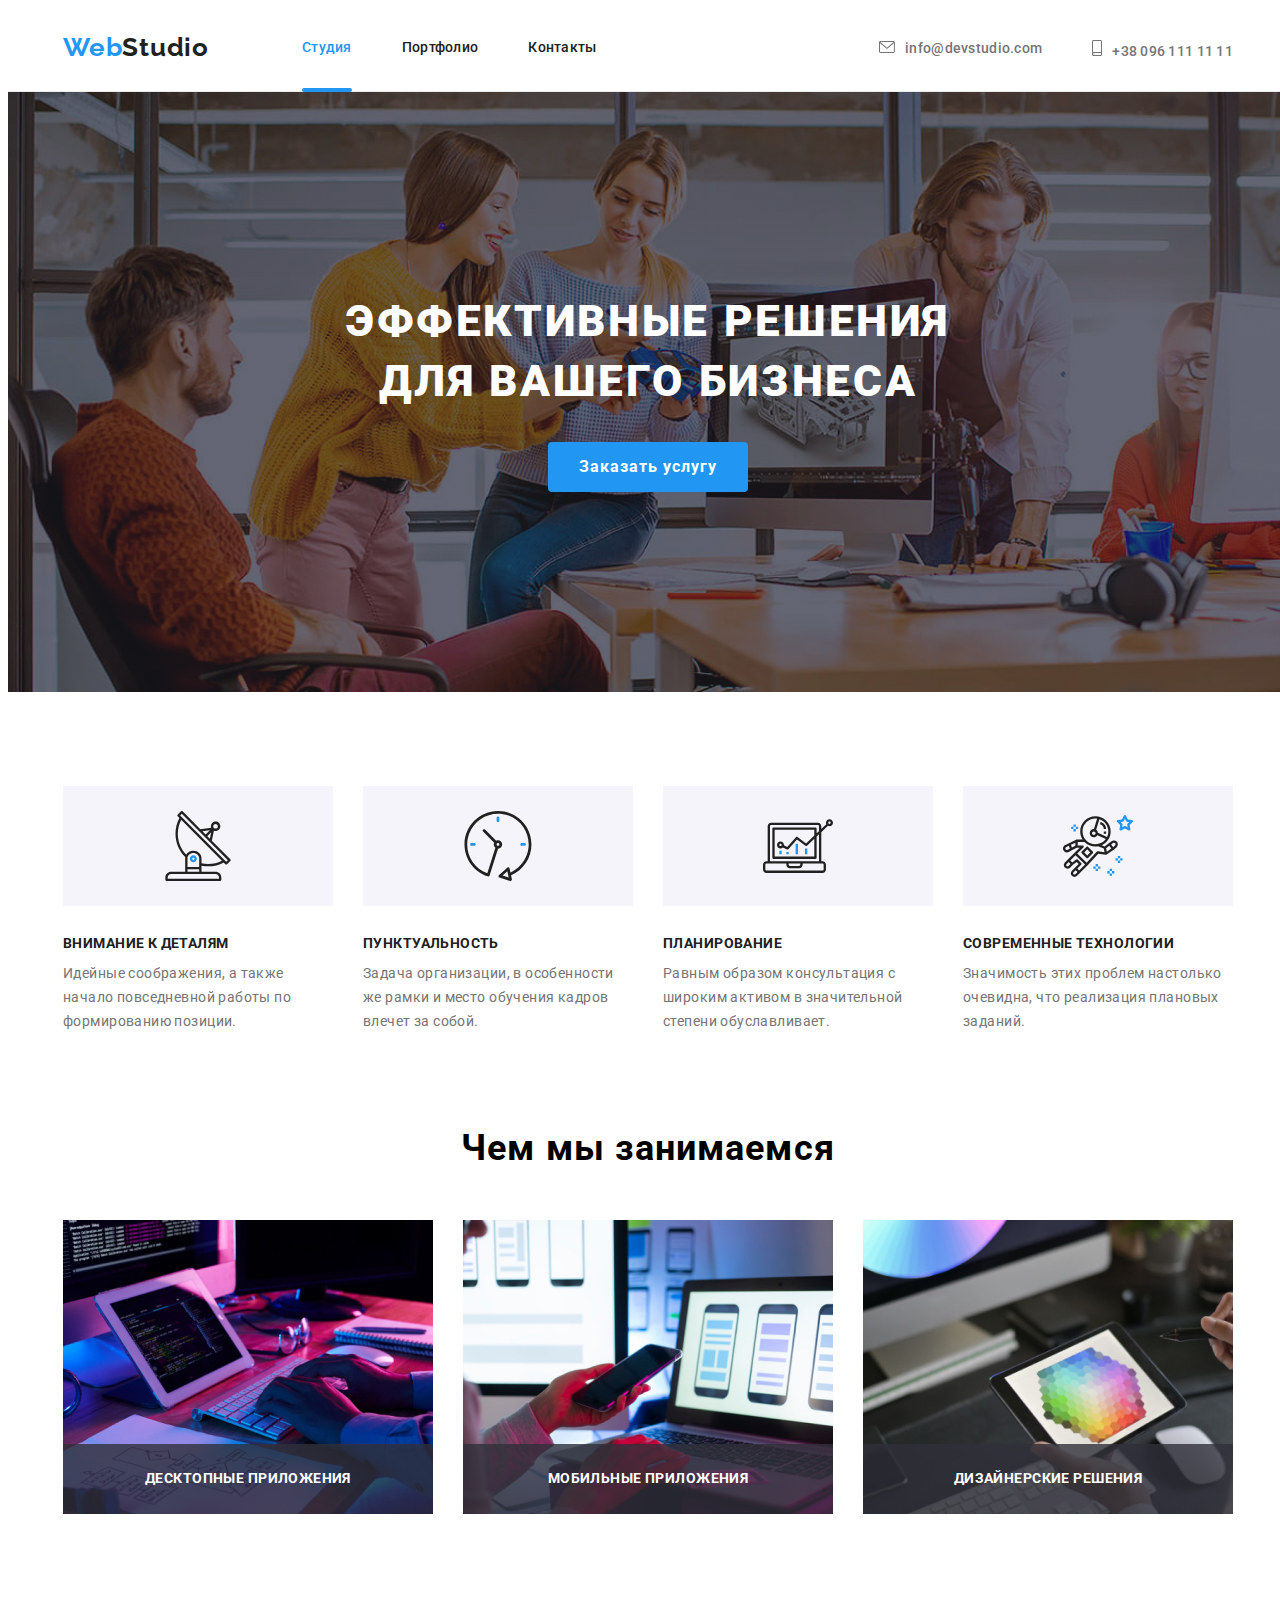
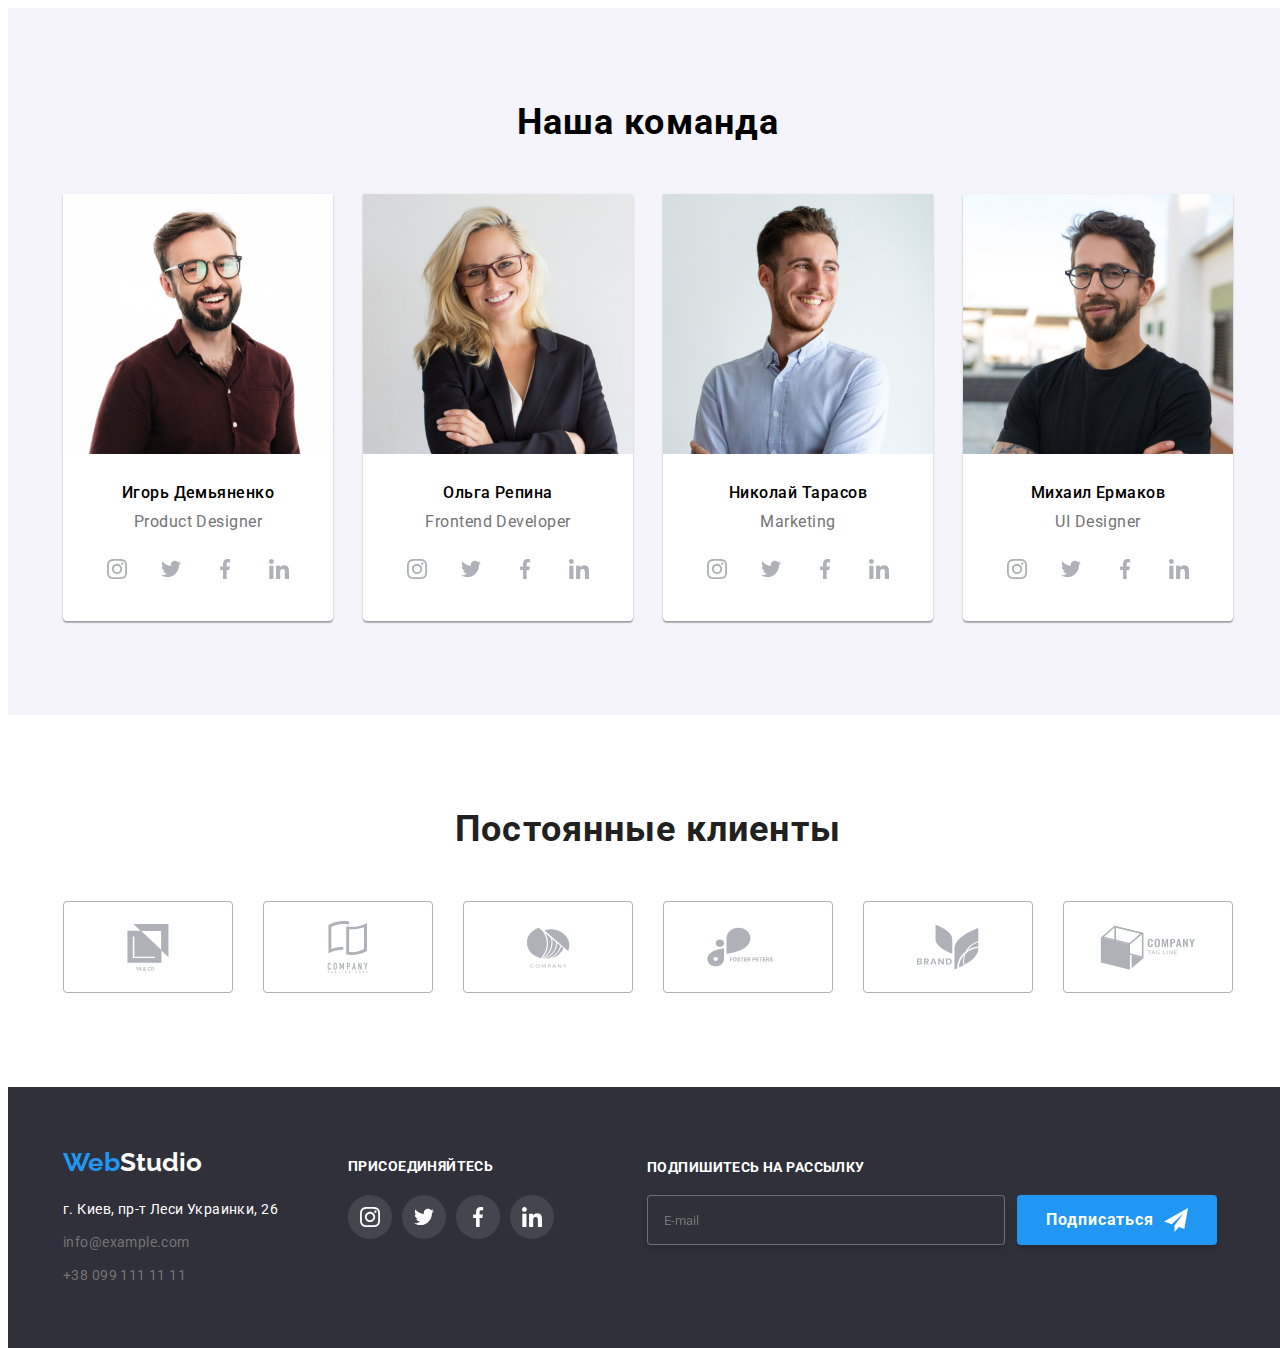
<file: index.html>
<!DOCTYPE html>
<html lang="en">
<head>
	<meta charset="utf-8">
	<link rel="preconnect" href="https://fonts.googleapis.com">
<link rel="preconnect" href="https://fonts.gstatic.com" crossorigin>
<link href="https://fonts.googleapis.com/css2?family=Montserrat:ital,wght@0,400;0,600;0,700;0,800;1,500&family=Raleway:wght@700&family=Roboto:wght@400;500;700;900&display=swap"
 rel="stylesheet">
 <link rel="stylesheet" href="https://cdnjs.cloudflare.com/ajax/libs/modern-normalize/1.1.0/modern-normalize.min.css" integrity="sha512-wpPYUAdjBVSE4KJnH1VR1HeZfpl1ub8YT/NKx4PuQ5NmX2tKuGu6U/JRp5y+Y8XG2tV+wKQpNHVUX03MfMFn9Q=="
  crossorigin="anonymous" referrerpolicy="no-referrer" />
	<link rel="stylesheet" type="text/css" href="css/styles.css">
	<title>Home work 6</title>
</head>
<body>
	<header class="header">
	<div class="container header-container">
<nav class="nav">
			<a href="" class="logo"><span class="logo-blue">Web</span>Studio</a>
	<ul class="list-header">
		<li class="item-header"><a href="" class="link-header studio">Студия</a></li>
		<li class="item-header"><a href="https://olegochych.github.io/goit-markup-hw-06/portfolio.html" class="link-header">Портфолио</a></li>
		<li class="item-header"><a href="" class="link-header">Контакты</a></li>
	</ul>
</nav>
	<ul class="list-grey">
		<li class="item-grey"><a href="mailto:info@devstudio.com" class="link-grey">
			<svg class="header-icon" width="16" height="12">
			<use href="./images/icons.svg#icon-envelope"></use>
		</svg>info@devstudio.com</a></li>
		<li class="item-grey"><a href="tel:+380961111111" class="link-grey">
			<svg class="header-icon" width="10" height="16">
			<use href="./images/icons.svg#icon-smartphone"></use>
		</svg>+38 096 111 11 11</a></li>
	</ul>
	</div>

	</header>

<main class="main">
	<section class="section-hero">
		<div class="container">
		<h1 class="hero-title">Эффективные решения для вашего бизнеса</h1>
		<button type="button" class="hero-btn" data-modal-open>Заказать услугу</button>
		</div>
	</section>
	<section class="section-features">
		<div class="container">
		<ul class="list-features">
			<li class="item-features">
				<div class="features-icon-item">
					<svg class="features-icon" width="70" height="70">
					<use href="./images/icons.svg#icon-antenna"></use>
				</svg>
			</div>
				<h3 class="title-features">Внимание к деталям</h3>
				<p class="text-features">Идейные соображения, а также начало повседневной работы по формированию позиции.</p>
			</li>
			<li class="item-features">
				<div class="features-icon-item"><svg class="features-icon" width="70" height="70">
					<use href="./images/icons.svg#icon-clock"></use>
				</svg>
			</div>
				<h3 class="title-features">Пунктуальность</h3>
				<p class="text-features">Задача организации, в особенности же рамки и место обучения кадров влечет за собой.</p>
			</li>
			<li class="item-features">
				<div class="features-icon-item"><svg class="features-icon" width="70" height="70">
					<use href="./images/icons.svg#icon-diagram"></use>
				</svg>
			</div>
				<h3 class="title-features">Планирование</h3>
				<p class="text-features">Равным образом консультация с широким активом в значительной степени обуславливает.</p>
			</li>
			<li class="item-features">
				<div class="features-icon-item"><svg class="features-icon" width="70" height="70">
					<use href="./images/icons.svg#icon-astronaut"></use>
				</svg></div>
				<h3 class="title-features">Современные технологии</h3>
				<p class="text-features">Значимость этих проблем настолько очевидна, что реализация плановых заданий.</p>
			</li>
		</ul>
		</div>
	</section>
	<section class="what-we-do">
		<div class="container">
			<h2 class="what-we-do-title">Чем мы занимаемся</h2>
		<ul class="wwd-list">
			<li class="wwd-item"><div class="wwd-wrapper">
				<img src="images/wwd1.jpg" alt="Написание кода" width="370" height="294">
				<p class="wwd-img-text">Десктопные приложения</p></div></li>
			<li class="wwd-item"><div class="wwd-wrapper">
				<img src="images/wwd2.jpg" alt="Разработка мобильного приложения" width="370" height="294">
				<p class="wwd-img-text">Мобильные приложения</p>
			</div>
			</li>
			<li><div class="wwd-wrapper">
				<img src="images/wwd3.jpg" alt="Графический планшет" width="370" height="294">
				<p class="wwd-img-text">Дизайнерские решения</p>
			</div>
			</li>
		</ul>
		</div>
	</section>
	<section class="our-team">
		<div class="container">
		<h2 class="our-team-title">Наша команда</h2>
		<ul class="our-team-list">
			<li class="our-team-item">
				<img src="images/imgihor.jpg" alt="Игорь" width="270" height="260">
				<div>
					<h3 class="our-team-names">Игорь Демьяненко</h3>
				<p class="our-team-job">Product Designer</p>
				<ul class="social-icon-list">
					<li class="social-icon-item">
						<a href="" class="social-icon-link">
							<svg class="social-icon"  width="20" height="20">
								<use href="./images/icons.svg#icon-instagram"></use>
							</svg>
						</a>
					</li>
					<li class="social-icon-item">
						<a href="" class="social-icon-link">
							<svg class="social-icon"  width="20" height="20">
								<use href="./images/icons.svg#icon-twitter"></use>
							</svg>
						</a>
					</li>
					<li class="social-icon-item">
						<a href="" class="social-icon-link">
							<svg class="social-icon" width="20" height="20">
								<use href="./images/icons.svg#icon-facebook" ></use>
							</svg>
						</a>
					</li>
					<li class="social-icon-item">
						<a href="" class="social-icon-link">
							<svg class="social-icon"  width="20" height="20">
								<use href="./images/icons.svg#icon-linkedin"></use>
							</svg>
						</a>
					</li>
				</ul>
			</div>
			</li>
			<li class="our-team-item">
				<img src="images/imgolha.jpg" alt="Ольга" width="270" height="260">
				<div>
					<h3 class="our-team-names">Ольга Репина</h3>
				<p class="our-team-job">Frontend Developer</p>
			<ul class="social-icon-list">
					<li class="social-icon-item">
						<a href="" class="social-icon-link">
							<svg class="social-icon" width="20" height="20">
								<use href="./images/icons.svg#icon-instagram" ></use>
							</svg>
						</a>
					</li>
					<li class="social-icon-item">
						<a href="" class="social-icon-link">
							<svg class="social-icon" width="20" height="20">
								<use href="./images/icons.svg#icon-twitter"></use>
							</svg>
						</a>
					</li>
					<li class="social-icon-item">
						<a href="" class="social-icon-link">
							<svg class="social-icon" width="20" height="20">
								<use href="./images/icons.svg#icon-facebook"></use>
							</svg>
						</a>
					</li>
					<li class="social-icon-item">
						<a href="" class="social-icon-link">
							<svg class="social-icon" width="20" height="20">
								<use href="./images/icons.svg#icon-linkedin" ></use>
							</svg>
						</a>
					</li>
				</ul>
			</div>
			</li>
			<li class="our-team-item">
				<img src="images/imgniko.jpg" alt="Николай" width="270" height="260">
				<div>
					<h3 class="our-team-names">Николай Тарасов</h3>
				<p class="our-team-job">Marketing</p>
				<ul class="social-icon-list">
					<li class="social-icon-item">
						<a href="" class="social-icon-link">
							<svg class="social-icon" width="20" height="20">
								<use href="./images/icons.svg#icon-instagram" ></use>
							</svg>
						</a>
					</li>
					<li class="social-icon-item">
						<a href="" class="social-icon-link">
							<svg class="social-icon" width="20" height="20">
								<use href="./images/icons.svg#icon-twitter" ></use>
							</svg>
						</a>
					</li>
					<li class="social-icon-item">
						<a href="" class="social-icon-link">
							<svg class="social-icon" width="20" height="20">
								<use href="./images/icons.svg#icon-facebook"></use>
							</svg>
						</a>
					</li>
					<li class="social-icon-item">
						<a href="" class="social-icon-link">
							<svg class="social-icon" width="20" height="20">
								<use href="./images/icons.svg#icon-linkedin" ></use>
							</svg>
						</a>
					</li>
				</ul>
			</div>
			</li>
			<li class="our-team-item">
				<img src="images/imgmichail.jpg" alt="Михаил" width="270" height="260">
				<div>
					<h3 class="our-team-names">Михаил Ермаков</h3>
				<p class="our-team-job">UI Designer</p>
				<ul class="social-icon-list">
					<li class="social-icon-item">
						<a href="" class="social-icon-link">
							<svg class="social-icon"  width="20" height="20">
								<use href="./images/icons.svg#icon-instagram"></use>
							</svg>
						</a>
					</li>
					<li class="social-icon-item">
						<a href="" class="social-icon-link">
							<svg class="social-icon" width="20" height="20">
								<use href="./images/icons.svg#icon-twitter" ></use>
							</svg>
						</a>
					</li>
					<li class="social-icon-item">
						<a href="" class="social-icon-link">
							<svg class="social-icon"  width="20" height="20">
								<use href="./images/icons.svg#icon-facebook"></use>
							</svg>
						</a>
					</li>
					<li class="social-icon-item">
						<a href="" class="social-icon-link">
							<svg class="social-icon" width="20" height="20">
								<use href="./images/icons.svg#icon-linkedin" ></use>
							</svg>
						</a>
					</li>
				</ul>
			</div>
			</li>
		</ul>
		</div>
	</section>
	<section class="section-clients">
		<div class="container">
		<h2 class="clients-title">Постоянные клиенты</h2>
			<ul class="clients-list">
				<li class="clients-item">
					<a href="" class="clients-link">
						<svg class="clients-icon" widht="41" height="47">
							<use href="./images/icons.svg#icon-company1"></use>
						</svg>
					</a>
				</li>
				<li class="clients-item">
					<a href="" class="clients-link">
						<svg class="clients-icon" widht="40" height="52">
							<use href="./images/icons.svg#icon-company2"></use>
						</svg>
					</a>
				</li>
				<li class="clients-item">
					<a href="" class="clients-link">
						<svg class="clients-icon" widht="44" height="41">
							<use href="./images/icons.svg#icon-company3"></use>
						</svg>
					</a>
				</li>
				<li class="clients-item">
					<a href="" class="clients-link">
						<svg class="clients-icon" widht="85" height="40">
							<use href="./images/icons.svg#icon-company4"></use>
						</svg>
					</a>
				</li>
				<li class="clients-item">
					<a href="" class="clients-link">
						<svg class="clients-icon" widht="63" height="46">
							<use href="./images/icons.svg#icon-company5"></use>
						</svg>
					</a>
				</li>
				<li class="clients-item">
					<a href="" class="clients-link">
						<svg class="clients-icon" widht="94" height="45">
							<use href="./images/icons.svg#icon-company6"></use>
						</svg>
					</a>
				</li>
			</ul>
			</div>
	</section>
	</main>

<footer class="footer">
	<div class="container footer-container">
		<div>
			<a href="" class="logo-footer"><span class="logo-blue">Web</span>Studio</a>
			<address>
				<ul class="list-footer">
					<li class="item-footer"><a href="https://www.google.com/maps/d/u/0/viewer?msa=0&mid=10uSM3H-mIU3GznYo2szRIEphczw&ll=50.42732700000001%2C30.538092&z=17" class="link-footer-street">г. Киев, пр-т Леси Украинки, 26</a></li>
					<li class="item-footer"><a href="mailto:info@example.com" class="link-footer">info@example.com</a></li>
					<li class="item-footer"><a href="tel:+380991111111" class="link-footer">+38 099 111 11 11</a></li>
				</ul>
			</address>
		</div>
	<div class="footer-icon-div">
			<h3 class="footer-title">присоединяйтесь</h3>
			<ul class="footer-icon-list">
				<li class="footer-icon-item">
					<a href="" class="footer-icon-link">
						<svg class="footer-icon" width="20" height="20">
							<use href="./images/icons.svg#icon-instagram"></use>
						</svg>
					</a>
				</li>
				<li class="footer-icon-item">
					<a href="" class="footer-icon-link">
						<svg class="footer-icon" width="20" height="20">
							<use href="./images/icons.svg#icon-twitter"></use>
						</svg>
					</a>
				</li>
				<li class="footer-icon-item">
					<a href="" class="footer-icon-link">
						<svg class="footer-icon" width="20" height="20">
							<use href="./images/icons.svg#icon-facebook"></use>
						</svg>
					</a>
				</li>
				<li class="footer-icon-item">
					<a href="" class="footer-icon-link">
						<svg class="footer-icon" width="20" height="20">
							<use href="./images/icons.svg#icon-linkedin"></use>
						</svg>
					</a>
				</li>
			</ul>
	</div>
		<div class="footer-input-div">
			<p class="footer-input-text">Подпишитесь на рассылку</p>
		<div class="tg">
			<form action="#"><input type="email" name="user-mail" placeholder="E-mail" name="e-mail" class="footer-input"></form>
			<button class="footer-input-btn" type="submit">Подписаться
				<svg class="footer-input-icon" width="24" height="24">
				<use href="./images/icons.svg#icon-telegram"></use>
			</svg></button>
		</div>
		</div>
	</div>
</footer>
	<div class="backdrop is-hidden" data-modal>
		<div class="modal">
			<button type="button" class="modal-close-btn" data-modal-close>
				<svg class="close-modal-icon" width="18" height="18">
					<use href="./images/icons.svg#icon-modal-close">
					</use>
				</svg>
			</button>
			<p class="modal-title">Оставьте свои данные, мы вам перезвоним</p>
			<form action="#" class="modal-form">

			<div class="modal-label-div">
				<label for="user-name" class="form-label">Имя</label>
				<div class="input-wrap">
				<input type="text" id="user-name" name="user-name" class="modal-input">
				<svg class="modal-icon" width="18" height="18">
					<use href="./images/icons.svg#icon-person-modal"></use>
				</svg>
				</div>
			</div>
			<div class="modal-label-div">
				<label for="user-tel" class="form-label">Телефон</label>
				<div class="input-wrap">
				<input type="tel" id="user-tel" name="user-tel" class="modal-input">
				<svg class="modal-icon" width="18" height="18">
					<use href="./images/icons.svg#icon-phone-modal"></use>
				</svg>
			</div>
			</div>
			<div class="modal-label-div">
				<label for="user-mail" class="form-label">Почта</label>
				<div class="input-wrap">
				<input type="email" id="user-mail" name="user-mail" class="modal-input">
				<svg class="modal-icon" width="18" height="18">
					<use href="./images/icons.svg#icon-email-modal"></use>
				</svg>
			</div>
			</div>
			<div class="modal-label-div">
				<label for="user-comment" class="form-label">Комментарий</label>
				<textarea name="user-text" id="user-text" class="comment" placeholder="Введите текст"></textarea>
			</div>
			<div class="terms-of-use">
				<input type="checkbox" name="input-check" id="input-check" class="checkbox visually-hiden">
				<label for="input-check" class="terms-text">Соглашаюсь с рассылкой и принимаю <a href="" class="modal-terms-link">Условия договора</a></label>
			</div>
			<div class="modal-btn-wrap">
				<button type="submit" class="modal-submit-btn">Отправить</button>
				</div>
			</form>
		</div>
	</div>
	 <script src="./js/modal.js"></script>
</body>
</html>
</file>
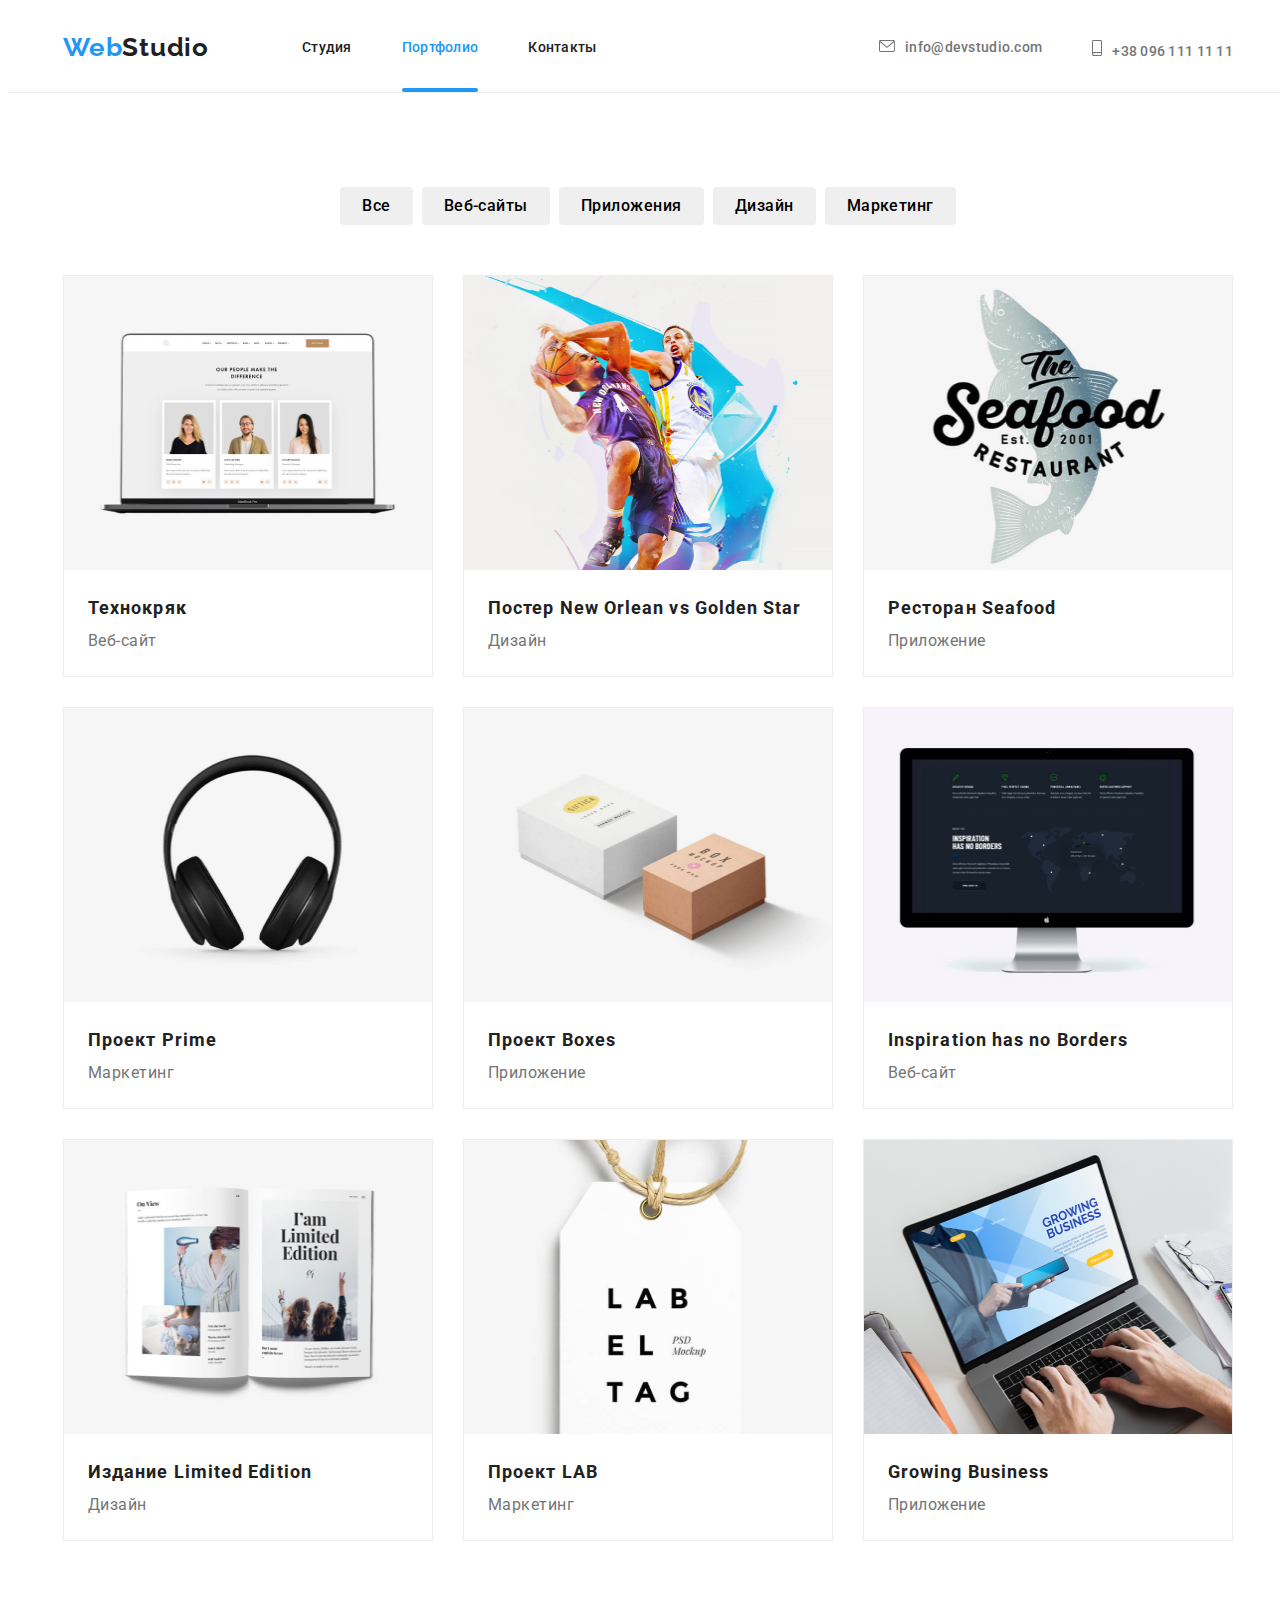
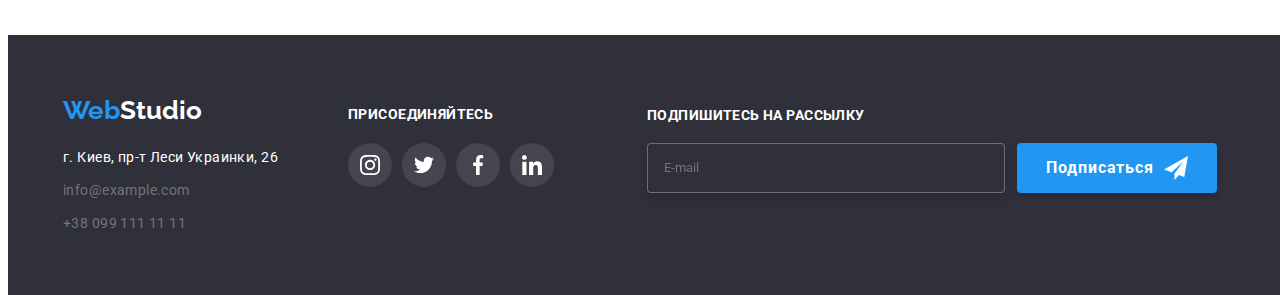
<file: portfolio.html>
<!DOCTYPE html>
<html lang="en">
<head>
	<link rel="preconnect" href="https://fonts.googleapis.com">
<link rel="preconnect" href="https://fonts.gstatic.com" crossorigin>
<link href="https://fonts.googleapis.com/css2?family=Montserrat:ital,wght@0,400;0,600;0,700;0,800;1,500&family=Raleway:wght@700&family=Roboto:wght@400;500;700;900&display=swap"
 rel="stylesheet">
 <link rel="stylesheet" href="https://cdnjs.cloudflare.com/ajax/libs/modern-normalize/1.1.0/modern-normalize.min.css" integrity="sha512-wpPYUAdjBVSE4KJnH1VR1HeZfpl1ub8YT/NKx4PuQ5NmX2tKuGu6U/JRp5y+Y8XG2tV+wKQpNHVUX03MfMFn9Q=="
  crossorigin="anonymous" referrerpolicy="no-referrer" />
	<link rel="stylesheet" type="text/css" href="css/portfolio.css">
	<title>Портфолио</title>
</head>
<body>
<header class="header">
	<div class="container header-container">
<nav class="nav">
			<a class="logo" href=""><span class="logo-blue">Web</span>Studio</a>
	<ul class="list-header">
		<li class="item-header"><a class="link-header" href="">Студия</a></li>
		<li class="item-header"><a class="link-header portfolio" href="">Портфолио</a></li>
		<li class="item-header"><a class="link-header" href="">Контакты</a></li>
	</ul>
</nav>
	<ul class="list-grey">
		<li class="item-grey"><a href="mailto:info@devstudio.com" class="link-grey">
			<svg class="header-icon" width="16" height="12">
			<use href="./images/icons.svg#icon-envelope"></use>
		</svg>info@devstudio.com</a></li>
		<li class="item-grey"><a href="tel:+380961111111" class="link-grey">
			<svg class="header-icon" width="10" height="16">
			<use href="./images/icons.svg#icon-smartphone"></use>
		</svg>+38 096 111 11 11</a></li>
	</ul>
	</div>
</header>
<main class="main">
	<section class="section">
		<div class="container">
		<ul class="list-btn list">
			<li class="item-btn"><button type="button" class="btn">Все</button></li>
			<li class="item-btn"><button type="button" class="btn">Веб-сайты</button></li>
			<li class="item-btn"><button type="button" class="btn">Приложения</button></li>
			<li class="item-btn"><button type="button" class="btn">Дизайн</button></li>
			<li class="item-btn"><button type="button" class="btn">Маркетинг</button></li>
		</ul>
	<ul class="list">
		
		<li class="item">
			<div class="portfolio-item-wrap">
				<img src="images/img.jpg" alt="ноутбук" width="368" height="294">
			<p class="portfolio-item-text">Технокряк это современная площадка распространения коронавируса.
			 Компании используют эту платформу для цифрового шпионажа и атак на защищённые сервера конкурентов.
			</p>
		</div>
			<div class="div-text">
				<h2 class="title">Технокряк</h2>
				<p class="text">Веб-сайт</p>
			</div>
		</li>
		<li class="item">
			<div class="portfolio-item-wrap">
				<img src="images/img2.jpg" alt="баскетбол" width="368" height="294">
				<p class="portfolio-item-text">Технокряк это современная площадка распространения коронавируса.
			 Компании используют эту платформу для цифрового шпионажа и атак на защищённые сервера конкурентов.
			</p>
			</div>
			<div class="div-text">
				<h2 class="title">Постер New Orlean vs Golden Star</h2>
				<p class="text">Дизайн</p>
			</div>
		</li>
		<li class="item">
			<div class="portfolio-item-wrap">
				<img src="images/img3.jpg" alt="лого ресторана" width="368" height="294">
				<p class="portfolio-item-text">Технокряк это современная площадка распространения коронавируса.
			 Компании используют эту платформу для цифрового шпионажа и атак на защищённые сервера конкурентов.
			</p>
			</div>
			<div class="div-text">
				<h2 class="title">Ресторан Seafood</h2>
				<p class="text">Приложение</p>
			</div>
		</li>
		<li class="item">
			<div class="portfolio-item-wrap">
				<img src="images/img4.jpg" alt="наушники" width="368" height="294">
				<p class="portfolio-item-text">Технокряк это современная площадка распространения коронавируса.
			 Компании используют эту платформу для цифрового шпионажа и атак на защищённые сервера конкурентов.
			</p>
			</div>
			<div class="div-text">
				<h2 class="title">Проект Prime</h2>
				<p class="text">Маркетинг</p>
			</div>
		</li>
		<li class="item">
			<div class="portfolio-item-wrap">
				<img src="images/img5.jpg" alt="коробки" width="368" height="294">
				<p class="portfolio-item-text">Технокряк это современная площадка распространения коронавируса.
			 Компании используют эту платформу для цифрового шпионажа и атак на защищённые сервера конкурентов.
			</p>
			</div>
			<div class="div-text">
				<h2 class="title">Проект Boxes</h2>
				<p class="text">Приложение</p>
			</div>
		</li>
		<li class="item">
			<div class="portfolio-item-wrap">
				<img src="images/img6.jpg" alt="монитор" width="368" height="294">
				<p class="portfolio-item-text">Технокряк это современная площадка распространения коронавируса.
			 Компании используют эту платформу для цифрового шпионажа и атак на защищённые сервера конкурентов.
			</p>
			</div>
			<div class="div-text">
				<h2 class="title">Inspiration has no Borders</h2>
				<p class="text">Веб-сайт</p>
			</div>
		</li>
		<li class="item">
			<div class="portfolio-item-wrap">
				<img src="images/img7.jpg" alt="журнал" width="368" height="294">
				<p class="portfolio-item-text">Технокряк это современная площадка распространения коронавируса.
			 Компании используют эту платформу для цифрового шпионажа и атак на защищённые сервера конкурентов.
			</p>
			</div>
			<div class="div-text">
				<h2 class="title">Издание Limited Edition</h2>
				<p class="text">Дизайн</p>
			</div>
		</li>
		<li class="item">
			<div class="portfolio-item-wrap">
				<img src="images/img8.jpg" alt="бирка" width="368" height="294">
				<p class="portfolio-item-text">Технокряк это современная площадка распространения коронавируса.
			 Компании используют эту платформу для цифрового шпионажа и атак на защищённые сервера конкурентов.
			</p>
			</div>
			<div class="div-text">
				<h2 class="title">Проект LAB</h2>
				<p class="text">Маркетинг</p>
			</div>
		</li>
		<li class="item">
			<div class="portfolio-item-wrap">
				<img src="images/img9.jpg" alt="печать на клавиатуре" width="368" height="294">
				<p class="portfolio-item-text">Технокряк это современная площадка распространения коронавируса.
			 Компании используют эту платформу для цифрового шпионажа и атак на защищённые сервера конкурентов.
			</p>
			</div>
			<div class="div-text">
				<h2 class="title">Growing Business</h2>
				<p class="text">Приложение</p>
			</div>
		</li>
	</ul>
	</div>
	</section>
</main>
<footer class="footer">
<div class="container footer-container">
		<div>
			<a href="" class="logo-footer"><span class="logo-blue">Web</span>Studio</a>
			<address>
				<ul class="list-footer">
					<li class="item-footer"><a href="https://www.google.com/maps/d/u/0/viewer?msa=0&mid=10uSM3H-mIU3GznYo2szRIEphczw&ll=50.42732700000001%2C30.538092&z=17" class="link-footer-street">г. Киев, пр-т Леси Украинки, 26</a></li>
					<li class="item-footer"><a href="mailto:info@example.com" class="link-footer">info@example.com</a></li>
					<li class="item-footer"><a href="tel:+380991111111" class="link-footer">+38 099 111 11 11</a></li>
				</ul>
			</address>
		</div>
		<div class="footer-icon-div">
			<h3 class="footer-title">присоединяйтесь</h3>
			<ul class="footer-icon-list">
				<li class="footer-icon-item">
					<a href="" class="footer-icon-link">
						<svg class="footer-icon" width="20" height="20">
							<use href="./images/icons.svg#icon-instagram"></use>
						</svg>
					</a>
				</li>
				<li class="footer-icon-item">
					<a href="" class="footer-icon-link">
						<svg class="footer-icon" width="20" height="20">
							<use href="./images/icons.svg#icon-twitter"></use>
						</svg>
					</a>
				</li>
				<li class="footer-icon-item">
					<a href="" class="footer-icon-link">
						<svg class="footer-icon" width="20" height="20">
							<use href="./images/icons.svg#icon-facebook"></use>
						</svg>
					</a>
				</li>
				<li class="footer-icon-item">
					<a href="" class="footer-icon-link">
						<svg class="footer-icon" width="20" height="20">
							<use href="./images/icons.svg#icon-linkedin"></use>
						</svg>
					</a>
				</li>
			</ul>
		</div>
	<div class="footer-input-div">
			<p class="footer-input-text">Подпишитесь на рассылку</p>
		<div class="tg">
			<form action="#"><input type="email" name="user-mail" placeholder="E-mail" name="e-mail" class="footer-input"></form>
			<button class="footer-input-btn" type="submit">Подписаться
				<svg class="footer-input-icon" width="24" height="24">
				<use href="./images/icons.svg#icon-telegram"></use>
			</svg></button>
		</div>
	</div>
</div>
</footer>
	 <script src="./js/modal.js"></script>
</body>
</html>
</file>
<file: css/styles.css>
p,
h1,
h2,
h3,
h4,
h5,
h6 {
  margin: 0;
}

ul {
  margin: 0;
  padding: 0;
}
*,
*:before,
*:after {
  box-sizing: border-box;
}

:focus,
:active {
  outline: none;
}

a:focus,
a:active {
  outline: none;
}

nav,
footer,
header,
aside {
  display: block;
}

html,
body {
  height: 100%;
  width: 100%;
  font-size: 100%;
  line-height: 1;
  font-size: 14px;
  -ms-text-size-adjust: 100%;
  -moz-text-size-adjust: 100%;
  -webkit-text-size-adjust: 100%;
}

input,
button,
textarea {
  font-family: inherit;
}

input::-ms-clear {
  display: none;
}
button {
  cursor: pointer;
}
button::-moz-focus-inner {
  padding: 0;
  border: 0;
}
a,
a:visited,
a:hover {
  text-decoration: none;
}
ul,
li {
  list-style: none;
}
img {
  vertical-align: top;
}

h1,
h2,
h3,
h4,
h5,
h6 {
  font-size: inherit;
  font-weight: 400;
}

.visually-hidden {
  position: absolute;
  width: 1px;
  height: 1px;
  margin: -1px;
  padding: 0;
  overflow: hidden;
  border: 0;
  clip: rect(0 0 0 0);
}

button {
  cursor: pointer;
}

:root {
  --accent-color: #212121;
  --color-blue: #2196f3;
  --color-grey: #757575;
  --color-white: #ffffff;
}
body {
  font-family: roboto, sans-serif;
}

/*----------------HEADER----------*/
.container {
  width: 1200px;
  padding-left: 15px;
  padding-right: 15px;
  margin: 0 auto;
}
.header {
  border-bottom: solid 1px #ececec;
}
.nav {
  display: flex;
}
.logo {
  padding-top: 24px;
  padding-bottom: 25px;
  margin-right: 93px;
  margin-left: 0;
  font-family: Raleway;
  font-weight: 700;
  font-size: 26px;
  line-height: 1.19;
  letter-spacing: 0.03em;
  color: var(--accent-color);
}
.logo-blue {
  color: var(--color-blue);
}
.header-container {
  display: flex;
}
.list-header {
  display: flex;
}
.link-header { 
  font-weight: 500;
  font-size: 14px;
  line-height: 1.14;
  letter-spacing: 0.02em;
  transition: color 250ms; 
  color: var(--accent-color);
  position: relative;
  transition: color 250ms
  cubic-bezier(0.4, 0, 0.2, 1);
    padding-top: 32px;
padding-bottom: 32px;
}
.studio{
  color: var(--color-blue);
}
.studio::after {
  content: "";
  width: 100%;
  height: 4px;
  background-color: var(--color-blue);
  position: absolute;
  display: block;
  margin-top: 32px;
  border-radius: 2px;
}
.item-header{
display: flex;
}
.item-header:not(:last-child){
  margin-right: 50px;
}
.list-grey {
  margin-left: auto;
  display: flex;
}
.item-grey{
  padding-top: 32px;
  padding-bottom: 32px;
}
.item-grey:first-child{
  margin-right: 50px;
}
.link-grey {
  font-style: normal;
  font-weight: 500;
  font-size: 14px;
  line-height: 1.17;
  letter-spacing: 0.02em;
  transition: color 250ms 
  cubic-bezier(0.4, 0, 0.2, 1);
}
.header-icon{
  fill: var(--color-grey);
  margin-right: 10px;
  fill: currentColor;
}



a.link-header:focus {
  color: var(--color-blue);
}
a.link-header:hover {
  color: var(--color-blue);
}
.link-grey {
  color: var(--color-grey);
}
a.link-grey:focus {
  color: var(--color-blue);
}
a.link-grey:hover {
  color: var(--color-blue);
}

/*--------- HERO --------*/

.section-hero {
  padding-top: 200px;
background: linear-gradient(rgba(47, 48, 58, 0.4),rgba(47, 48, 58, 0.4)
), url(../images/bg.jpg);
  height: 600px;
  text-align: center;
  align-items: center;
}

.hero-title {
  padding-left: 252px;
  padding-right: 252px;
  font-weight: 900;
  font-size: 44px;
  line-height: 1.36;
  text-align: center;
  letter-spacing: 0.06em;
  text-transform: uppercase;
  color: var(--color-white);
}

.hero-btn {
  margin-top: 30px;
  width: 200px;
  height: 50px;
  font-weight: 700;
  font-size: 16px;
  line-height: 1.87;
  letter-spacing: 0.06em;
  border-style: none;
  border-radius: 4px;
  background-color: var(--color-blue);
  color: var(--color-white);
}

/*---------FEATURES---------*/

.section-features{
  padding-top: 94px;
}
.list-features {
  display: flex;
}
.item-features {
  margin-right: 30px;
}
.title-features {
  font-weight: 700;
  font-size: 14px;
  line-height: 1.14;
  letter-spacing: 0.03em;
  text-transform: uppercase;
  color: var(--accent-color);
}
.text-features {
  margin-top: 10px;
  font-size: 14px;
  line-height: 1.71;
  letter-spacing: 0.03em;
  color: var(--color-grey);
}


.features-icon-item{
  background-color: #F5F4FA;
  width: 270px;
  height: 120px;
    display: flex;
  justify-content: center;
  align-items: center;
  margin-bottom: 30px;
}

/*--------WHAT-WE-DO--------*/
.what-we-do{
  padding-top: 94px;
  padding-bottom: 94px;
}
.what-we-do-title {
  text-align: center;
  font-weight: 700;
  font-size: 36px;
  line-height: 1.16;
  letter-spacing: 0.03em;
  color: var(--acent-color);
}
.wwd-list {
  display: flex;
  margin-top: 50px;
}
.wwd-item :only-child {
  margin-right: 30px;
}
.wwd-wrapper{
  position: relative;
}
.wwd-img-text{
  position: absolute;
  font-weight: bold;
font-size: 14px;
line-height: 1.14;
text-align: center;
letter-spacing: 0.03em;
text-transform: uppercase;
color: #ffffff;
background-color: rgba(47, 48, 58, 0.8);
width: 100%;
height: 70px;
transform: translateY(-100%);
padding: 27px 82px;
}




/*-------OUR-TEAM----------*/
.our-team{
  padding-top: 94px;
  padding-bottom: 94px;
  background-color: #F5F4FA;
}
.our-team-list {
  display: flex;
}
.our-team-item {
  margin-right: 30px;
  padding-bottom: 30px;
  box-shadow: 0px 1px 3px rgba(0, 0, 0, 0.12), 0px 1px 1px rgba(0, 0, 0, 0.14),
    0px 2px 1px rgba(0, 0, 0, 0.2);
  border-radius: 0px 0px 4px 4px;
  background-color: #FFFFFF;

}
.our-team-title {
  font-weight: 700;
  font-size: 36px;
  line-height: 1.16;
  text-align: center;
  letter-spacing: 0.03em;
  color: var(--acent-color);
  margin-bottom: 50px;
}
.our-team-names {
  padding-top: 30px;
  font-weight: 500;
  font-size: 16px;
  line-height: 1.18;
  text-align: center;
  letter-spacing: 0.03em;
  color: var(--acent-color);
}
.our-team-job {
  padding-top: 10px;
  font-size: 16px;
  line-height: 1.18;
  text-align: center;
  letter-spacing: 0.03em;
  color: var(--color-grey);
  margin-bottom: 16px;
}
.social-icon-list{
  display: flex;
  justify-content: center;
}
.social-icon-item:not(:last-child){
  margin-right: 10px;
}
.social-icon-item{
  width: 44px;
  height: 44px;
}
.social-icon-link{
  border-radius: 50%; 
width: 100%;
height: 100%;
display: flex;
justify-content: center;
align-items: center;
  transition: background-color 250ms 
  cubic-bezier(0.4, 0, 0.2, 1);
}
.social-icon{
  fill: #AFB1B8;
  transition: fill 250ms
  cubic-bezier(0.4, 0, 0.2, 1);
}
.social-icon-link:hover ,
.social-icon-link:focus{
  background-color: var(--color-blue)
}
.social-icon-link:hover .social-icon,
.social-icon-link:focus .social-icon{
fill: var(--color-white)
}

/*------------CLIENTS--------*/
.section-clients{
padding-top: 94px;
padding-bottom: 94px;
}
.clients-title{
  font-weight: bold;
font-size: 36px;
line-height: 1.16;
text-align: center;
letter-spacing: 0.03em;
color: var(--accent-color);
margin-bottom: 50px;
}
.clients-list{
display: flex;
justify-content: center;
align-items: center;

}
.clients-link{
  display: flex;
justify-content: center;
align-items: center;
  border-style: none;
  border-radius: 4px;
  border: solid 1px;
  border-color: #AFB1B8;
  width: 170px;
  height: 92px;
  transition: border-color 250ms
  cubic-bezier(0.4, 0, 0.2, 1);
}
.clients-item:not(:last-child){
  margin-right: 30px;
}

.clients-icon{
  fill: #AFB1B8;
  transition: fill 250ms
  cubic-bezier(0.4, 0, 0.2, 1);
}

.clients-link:hover ,
.clients-link:focus{
  border-color: var(--color-blue)
}
.clients-link:hover .clients-icon{
  fill: var(--color-blue)
}
.clients-link:focus .clients-icon{
  fill: var(--color-blue)
}
/*-------------FOOTER---------*/

.footer {
  background-color: #2f303a;
  padding-top: 60px;
  padding-bottom: 60px;
}
.logo-footer {
  font-family: Raleway;
  font-weight: 700;
  font-size: 26px;
  line-height: 1.19;
  color: var(--color-white);
}
.list-footer {
  margin-top: 20px;
}
.item-footer:first-child {
  margin-top: 20px;
}
.item-footer:nth-child(2) {
  margin-top: 9px;
}
.item-footer:nth-child(3) {
  margin-top: 9px;
}
.link-footer{
  display: flex;
  font-style: normal;
  font-size: 14px;
  line-height: 1.71;
  letter-spacing: 0.03em;
  color: var(--color-grey);
  transition: color 250ms
  cubic-bezier(0.4, 0, 0.2, 1);
}
.link-footer-street{
  display: flex;
  font-style: normal;
  font-size: 14px;
  line-height: 1.71;
  letter-spacing: 0.03em;
  color: var(--color-white);
  transition: color 250ms
  cubic-bezier(0.4, 0, 0.2, 1);
}
.footer-container {
  display: flex;
}
.footer-icon-div{
  margin-left: 70px;
padding-top: 12px;
}
.footer-title{
  font-weight: bold;
font-size: 14px;
line-height: 1.14;
letter-spacing: 0.03em;
text-transform: uppercase;
margin-bottom: 20px;
color: var(--color-white);
}
.footer-icon-list{
    display: flex;
}
.footer-icon-item:not(:last-child){
  margin-right: 10px;
}
.footer-icon-item{
  width: 44px;
  height: 44px;
}
.footer-icon-link{
  background: rgba(255, 255, 255, 0.1);
  border-radius: 50%; 
width: 100%;
height: 100%;
display: flex;
align-items: center;
justify-content: center;
transition: background-color 250ms
  cubic-bezier(0.4, 0, 0.2, 1);
}
.footer-icon{
  fill: var(--color-white);
}
.footer-icon-link:hover ,
.footer-icon-link:focus{
  background-color: var(--color-blue)
}
.footer-input-div{
margin-left: 93px;
padding-top: 12px;
}
.tg{
  display: flex;
}
.footer-input-text{
  font-weight: bold;
font-size: 14px;
line-height: 16px;
letter-spacing: 0.03em;
text-transform: uppercase;
color: #FFFFFF;
margin-bottom: 20px;
}
.footer-input-btn{
background-color: #2196F3;
box-shadow: 0px 4px 4px rgba(0, 0, 0, 0.15);
border-radius: 4px;
margin-left: 12px;
border-style: none;
width: 200px;
height: 50px;
font-weight: bold;
font-size: 16px;
line-height: 1.87;
letter-spacing: 0.06em;
color: #FFFFFF;
display: flex;
align-items: center;
justify-content: center;
}
.footer-input{
  border: 1px solid rgba(255, 255, 255, 0.3);
box-sizing: border-box;
filter: drop-shadow(0px 4px 4px rgba(0, 0, 0, 0.15));
border-radius: 4px;
background-color: #2F303A;
width: 358px;
height: 50px;
padding-left: 16px;
}
.footer-input-icon{
  fill: #FFFFFF;
margin-left: 10px;
}
a.link-footer-street:hover {
  color: var(--color-blue);
}
a.link-footer-street:focus {
  color: var(--color-blue);
}
a.link-footer:hover {
  color: var(--color-blue);
}
a.link-footer:focus {
  color: var(--color-blue);
}


/*---------MODAL-----------*/

.backdrop{
  width: 100vw;
  height: 100vh;
  background-color: rgba(0, 0, 0, 0.2);
  position: fixed;
  top: 0;
  transition: opacity 300ms, visibility 300ms
  cubic-bezier(0.4, 0, 0.2, 1);
}
.modal{
  min-width: 528px;
  min-height: 581px;
  background: #FFFFFF;
box-shadow: 0px 1px 3px rgba(0, 0, 0, 0.12), 
0px 1px 1px rgba(0, 0, 0, 0.14), 
0px 2px 1px rgba(0, 0, 0, 0.2);
border-radius: 4px;
position: absolute;
top: 50%;
left: 50%;
transform: translate(-50% , -50%);
justify-content: center;
align-items: center;
}
.modal-close-btn{
  position: absolute;
  top: 8px;
  right: 8px;
  background-color:#FFFFFF;
border: 1px solid ;
border-color: rgba(0, 0, 0, 0.1);
border-radius: 50%;
width: 30px;
height: 30px;
display: flex;
justify-content: center;
align-items: center;
}
.close-modal-icon:hover{
  fill: var(--color-blue);
  transition: 250ms
  cubic-bezier(0.4, 0, 0.2, 1);
}

.is-hidden{
opacity: 0;
visibility: none;
pointer-events: none;
}

.close-modal-icon{
  fill: #000000;
}

.modal-title{
  font-weight: bold;
font-size: 20px;
line-height: 1.15;
text-align: center;
letter-spacing: 0.03em;
color: var(--accent-color);
margin-bottom: 12px;
padding-top: 40px;
}
.modal-input{
  width: 448px;
  height: 40px;
border: 1px solid rgba(33, 33, 33, 0.2);
border-radius: 4px;
padding-left: 35px;
}
.modal-input:focus{
  border-color: var(--color-blue);
  transition: 250ms
  cubic-bezier(0.4, 0, 0.2, 1);
}
.modal-input:focus + .modal-icon{
  fill: var(--color-blue);
  transition: 250ms
  cubic-bezier(0.4, 0, 0.2, 1);
}
.form-label{
  font-size: 12px;
line-height: 1.16;
letter-spacing: 0.01em;
color: var(--color-grey);
margin-bottom: 4px;
display: block;
}
.modal-submit-btn{
font-weight: bold;
font-size: 16px;
line-height: 1.87;
letter-spacing: 0.06em;
color: #FFFFFF;
background-color: var(--color-blue);
box-shadow: 0px 4px 4px rgba(0, 0, 0, 0.15);
border-radius: 4px;
border-style: none;
width: 200px;
height: 50px;
}
.modal-btn-wrap{
padding-left: 164px;
}
.modal-label-div{
padding-left: 40px;
margin-bottom: 10px;
}

.modal-icon{
position: absolute;
left: 15px;
top: 50%;
transform: translateY(-50%);
}
.input-wrap{
  position: relative;
}
.terms-text{
  font-size: 14px;
line-height: 1.71;
letter-spacing: 0.03em;
color: var(--color-grey);
display: flex;
align-items: center;
}
.terms-text::before{
  content: "" ;
  width: 16px;
  height: 15px;
  border: 2px solid ;
  border-color: #212121;
  border-radius: 2px;
  margin-right: 8px;
}
.modal-terms-link{
  color: var(--color-blue);
  text-decoration: underline;
}
.comment{
  height: 120px;
  width: 448px;
  resize: none;
  padding: 12px 16px;
  border: 1px solid rgba(33, 33, 33, 0.2);
  border-radius: 4px;
}
.comment::placeholder{
  font-size: 12px;
line-height: 14px;
letter-spacing: 0.01em;
color: rgba(117, 117, 117, 0.5);
position: absolute;
}
.comment:focus{
  border-color: var(--color-blue);
  transition: 250ms
  cubic-bezier(0.4, 0, 0.2, 1);
}
.terms-of-use{
  margin-top: 20px;
  margin-bottom: 30px;
  display: flex;
align-items: center;
justify-content: center;
}

.checkbox:checked + .terms-text::before{
  background-image: url(../images/icon-check.svg);
  background-position: center;
  background-repeat: no-repeat;
  background-size: cover;
  border: none;
}
.visually-hiden{
  visibility: hidden;
  display: none;
}
</file>
<file: css/portfolio.css>
p,
h1,
h2,
h3,
h4,
h5,
h6 {
  margin: 0;
}

ul {
  margin: 0;
  padding: 0;
}
*,
*:before,
*:after {
  box-sizing: border-box;
}

:focus,
:active {
  outline: none;
}

a:focus,
a:active {
  outline: none;
}

nav,
footer,
header,
aside {
  display: block;
}

html,
body {
  height: 100%;
  width: 100%;
  font-size: 100%;
  line-height: 1;
  font-size: 14px;
  -ms-text-size-adjust: 100%;
  -moz-text-size-adjust: 100%;
  -webkit-text-size-adjust: 100%;
}

input,
button,
textarea {
  font-family: inherit;
}

input::-ms-clear {
  display: none;
}
button {
  cursor: pointer;
}
button::-moz-focus-inner {
  padding: 0;
  border: 0;
}
a,
a:visited,
a:hover {
  text-decoration: none;
}
ul,
li {
  list-style: none;
}
img {
  vertical-align: top;
}

h1,
h2,
h3,
h4,
h5,
h6 {
  font-size: inherit;
  font-weight: 400;
}

.visually-hidden {
  position: absolute;
  width: 1px;
  height: 1px;
  margin: -1px;
  padding: 0;
  overflow: hidden;
  border: 0;
  clip: rect(0 0 0 0);
}

button {
  cursor: pointer;
}

:root {
  --accent-color: #212121;
  --color-blue: #2196f3;
  --color-grey: #757575;
  --color-white: #ffffff;
}
body {
  font-family: roboto, sans-serif;
}

/*------------HEADER----------*/
.container {
  width: 1200px;
  padding-left: 15px;
  padding-right: 15px;
  margin: 0 auto;
}
.header {
  border-bottom: solid 1px #ececec;
}
.nav {
  display: flex;
}
.logo {
  padding-top: 24px;
  padding-bottom: 25px;
  margin-right: 93px;
  margin-left: 0;
  font-family: Raleway;
  font-weight: 700;
  font-size: 26px;
  line-height: 1.19;
  letter-spacing: 0.03em;
  color: var(--accent-color);
}
.logo-blue {
  color: var(--color-blue);
}
.header-container {
  display: flex;
}
.list-header {
  display: flex;
}
.link-header { 
  font-weight: 500;
  font-size: 14px;
  line-height: 1.14;
  letter-spacing: 0.02em;
  position: relative;
  color: var(--accent-color);
  transition: color 250ms
  cubic-bezier(0.4, 0, 0.2, 1);
}
.item-header{
  padding-top: 32px;
  padding-bottom: 32px;
}
.item-header:not(:last-child){
  margin-right: 50px;
}

.portfolio{
color: var(--color-blue);
}
.portfolio::after {
  content: "";
  width: 100%;
  height: 4px;
  background-color: var(--color-blue);
  position: absolute;
  display: block;
  margin-top: 32px;
  border-radius: 2px;
}

.list-grey {
  margin-left: auto;
  display: flex;
}
.item-grey{
  padding-top: 32px;
  padding-bottom: 32px;
}
.item-grey:first-child{
  margin-right: 50px;
}
.link-grey {
  font-style: normal;
  font-weight: 500;
  font-size: 14px;
  line-height: 1.14;
  letter-spacing: 0.02em;
  transition: color 250ms
  cubic-bezier(0.4, 0, 0.2, 1);
}
.header-icon{
  fill: var(--color-grey);
  margin-right: 10px;
  fill: currentColor;
}

a.link-header:focus {
  color: var(--color-blue);
  transition: 250ms
  cubic-bezier(0.4, 0, 0.2, 1);
}
a.link-header:hover {
  color: var(--color-blue);
  transition: 250ms
  cubic-bezier(0.4, 0, 0.2, 1);
}
.link-grey {
  color: var(--color-grey);
  transition: 250ms
  cubic-bezier(0.4, 0, 0.2, 1);
}
a.link-grey:focus {
  color: var(--color-blue);
  transition: 250ms
  cubic-bezier(0.4, 0, 0.2, 1);
}
a.link-grey:hover {
  color: var(--color-blue);
  transition: 250ms
  cubic-bezier(0.4, 0, 0.2, 1);
}
/*------------MAIN---------*/
.section{
  padding-top: 94px;
  padding-bottom: 94px;
}
.list-btn {
  display: flex;
  justify-content: center;
  margin-bottom: 50px;
}
.btn {
  padding: 6px 22px;
  transition: color 250ms
  cubic-bezier(0.4, 0, 0.2, 1);
}
.item-btn:not(:last-child) {
  margin-right: 9px;
}
.item-btn{
transition: background-color 250ms
  cubic-bezier(0.4, 0, 0.2, 1);
}
.btn:hover {
  background-color: var(--color-blue);
  color: white;
  transition: 250ms
  cubic-bezier(0.4, 0, 0.2, 1);
}
.btn:focus {
  background-color: var(--color-blue);
  color: white;
  transition: 250ms
  cubic-bezier(0.4, 0, 0.2, 1);
}
.btn {
  border-style: none;
  border-radius: 4px;
  font-weight: 500;
  font-size: 16px;
  line-height: 26px;
  letter-spacing: 0.03em;
}
.list {
  list-style: none;
  display: flex;
  flex-wrap: wrap;
}

.item {
  border: 1px solid #eeeeee;
  margin-bottom: 30px;
}
.item:not(:nth-child(3n)){
  margin-right: 30px;
}
.item:hover{
border: 1px solid #EEEEEE;
box-sizing: border-box;
box-shadow: 0px 1px 1px rgba(0, 0, 0, 0.12), 
0px 4px 4px rgba(0, 0, 0, 0.06), 
1px 4px 6px rgba(0, 0, 0, 0.16);
transition: 250ms
  cubic-bezier(0.4, 0, 0.2, 1);
}

.portfolio-item-wrap{
position: relative;
overflow: hidden;
}
.portfolio-item-text{
  padding: 63px 24px;
  position: absolute;
top: 0;
font-size: 18px;
line-height: 1.56;
letter-spacing: 0.03em;
color: #FFFFFF;
transform: translateY(100%);
background-color:  rgba(33, 150, 243, 0.9);
height: 100%;
transition: transform 250ms
cubic-bezier(0.4, 0, 0.2, 1);
}
.item:hover .portfolio-item-text{
  transform: translateY(0);
  transition: 250ms
  cubic-bezier(0.4, 0, 0.2, 1);
}
.item:focus{
border: 1px solid #EEEEEE;
box-sizing: border-box;
box-shadow: 0px 1px 1px rgba(0, 0, 0, 0.12), 
0px 4px 4px rgba(0, 0, 0, 0.06), 
1px 4px 6px rgba(0, 0, 0, 0.16);
}
.item:nth-child(7){
  margin-bottom: 0;
}
.item:nth-child(8){
  margin-bottom: 0;
}
.item:nth-child(9){
  margin-bottom: 0;
}
.div-text{
  padding-top: 20px;
  padding-right: 24px;
  padding-left: 24px;
  padding-bottom: 20px;
}
.title {
  font-weight: 700;
  font-size: 18px;
  line-height: 2em;
  letter-spacing: 0.06em;
  color: var(--accent-color);
}
.text {
  font-size: 16px;
  line-height: 1.87em;
  letter-spacing: 0.03em;
  color: var(--color-grey);
}

/*-----------FOOTER---------*/

.footer {
  background-color: #2f303a;
  padding-top: 60px;
  padding-bottom: 60px;

}


.logo-footer {
  font-family: Raleway;
  font-weight: 700;
  font-size: 26px;
  line-height: 1.19;
  color: var(--color-white);
}
.list-footer {
  margin-top: 20px;
}

.item-footer:first-child {
  margin-top: 20px;
}
.item-footer:nth-child(2) {
  margin-top: 9px;
}
.item-footer:nth-child(3) {
  margin-top: 9px;
}
.link-footer{
  display: flex;
  font-style: normal;
  font-size: 14px;
  line-height: 1.71;
  letter-spacing: 0.03em;
    color: var(--color-grey);
  transition: color 250ms
  cubic-bezier(0.4, 0, 0.2, 1);
}
.link-footer-street{
  display: flex;
  font-style: normal;
  font-size: 14px;
  line-height: 1.71;
  letter-spacing: 0.03em;
  color: var(--color-white);
  transition: color 250ms
  cubic-bezier(0.4, 0, 0.2, 1);
}
.footer-container {
  display: flex;
}
.footer-icon-div{
  margin-left: 70px;
padding-top: 12px;
}
.footer-title{
  font-weight: bold;
font-size: 14px;
line-height: 1.14;
letter-spacing: 0.03em;
text-transform: uppercase;
margin-bottom: 20px;
color: var(--color-white);
}
.footer-icon-list{
    display: flex;
}
.footer-icon-item:not(:last-child){
  margin-right: 10px;
}
.footer-icon-item{
  width: 44px;
  height: 44px;
}
.footer-icon-link{
  background: rgba(255, 255, 255, 0.1);
  border-radius: 50%; 
width: 100%;
height: 100%;
display: flex;
align-items: center;
justify-content: center;
transition: background-color 250ms
cubic-bezier(0.4, 0, 0.2, 1);
}
.footer-icon{
  fill: var(--color-white);
  transition: 250ms
  cubic-bezier(0.4, 0, 0.2, 1);
}
.footer-icon-link:hover ,
.footer-icon-link:focus{
  background-color: var(--color-blue);
  transition: 250ms
  cubic-bezier(0.4, 0, 0.2, 1);
}
.footer-icon-link:hover,
.footer-icon-link:focus{
fill: var(--color-white);
transition: 250ms
  cubic-bezier(0.4, 0, 0.2, 1);
}

.footer-input-div{
margin-left: 93px;
padding-top: 12px;
}
.tg{
  display: flex;
}
.footer-input-text{
  font-weight: bold;
font-size: 14px;
line-height: 16px;
letter-spacing: 0.03em;
text-transform: uppercase;
color: #FFFFFF;
margin-bottom: 20px;
}
.footer-input-btn{
background-color: #2196F3;
box-shadow: 0px 4px 4px rgba(0, 0, 0, 0.15);
border-radius: 4px;
margin-left: 12px;
border-style: none;
width: 200px;
height: 50px;
font-weight: bold;
font-size: 16px;
line-height: 1.87;
letter-spacing: 0.06em;
color: #FFFFFF;
display: flex;
align-items: center;
justify-content: center;
}
.footer-input{
  border: 1px solid rgba(255, 255, 255, 0.3);
box-sizing: border-box;
filter: drop-shadow(0px 4px 4px rgba(0, 0, 0, 0.15));
border-radius: 4px;
background-color: #2F303A;
width: 358px;
height: 50px;
padding-left: 16px;
}
.footer-input-icon{
  fill: #FFFFFF;
margin-left: 10px;
}
a.link-footer-street:hover {
  color: var(--color-blue);
}
a.link-footer-street:focus {
  color: var(--color-blue);
}
a.link-footer:hover {
  color: var(--color-blue);
}
a.link-footer:focus {
  color: var(--color-blue);
}
</file>
